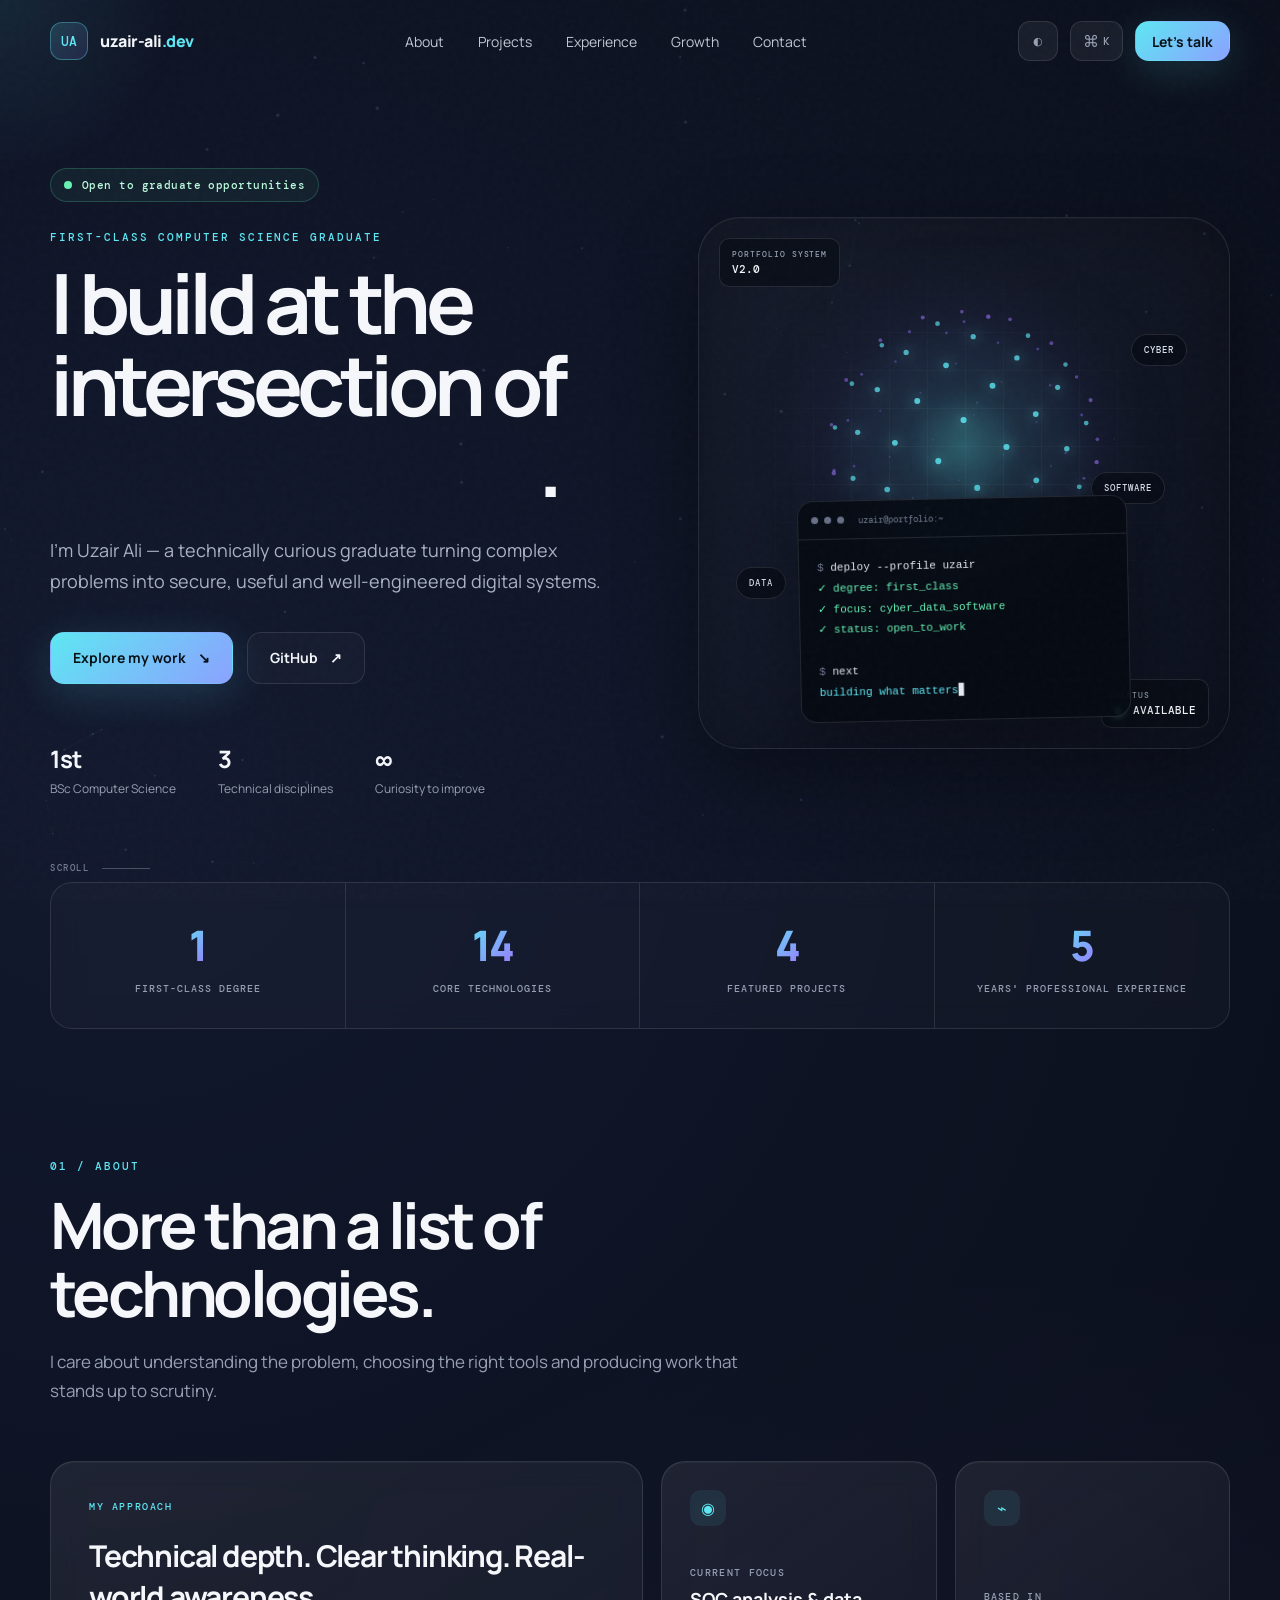
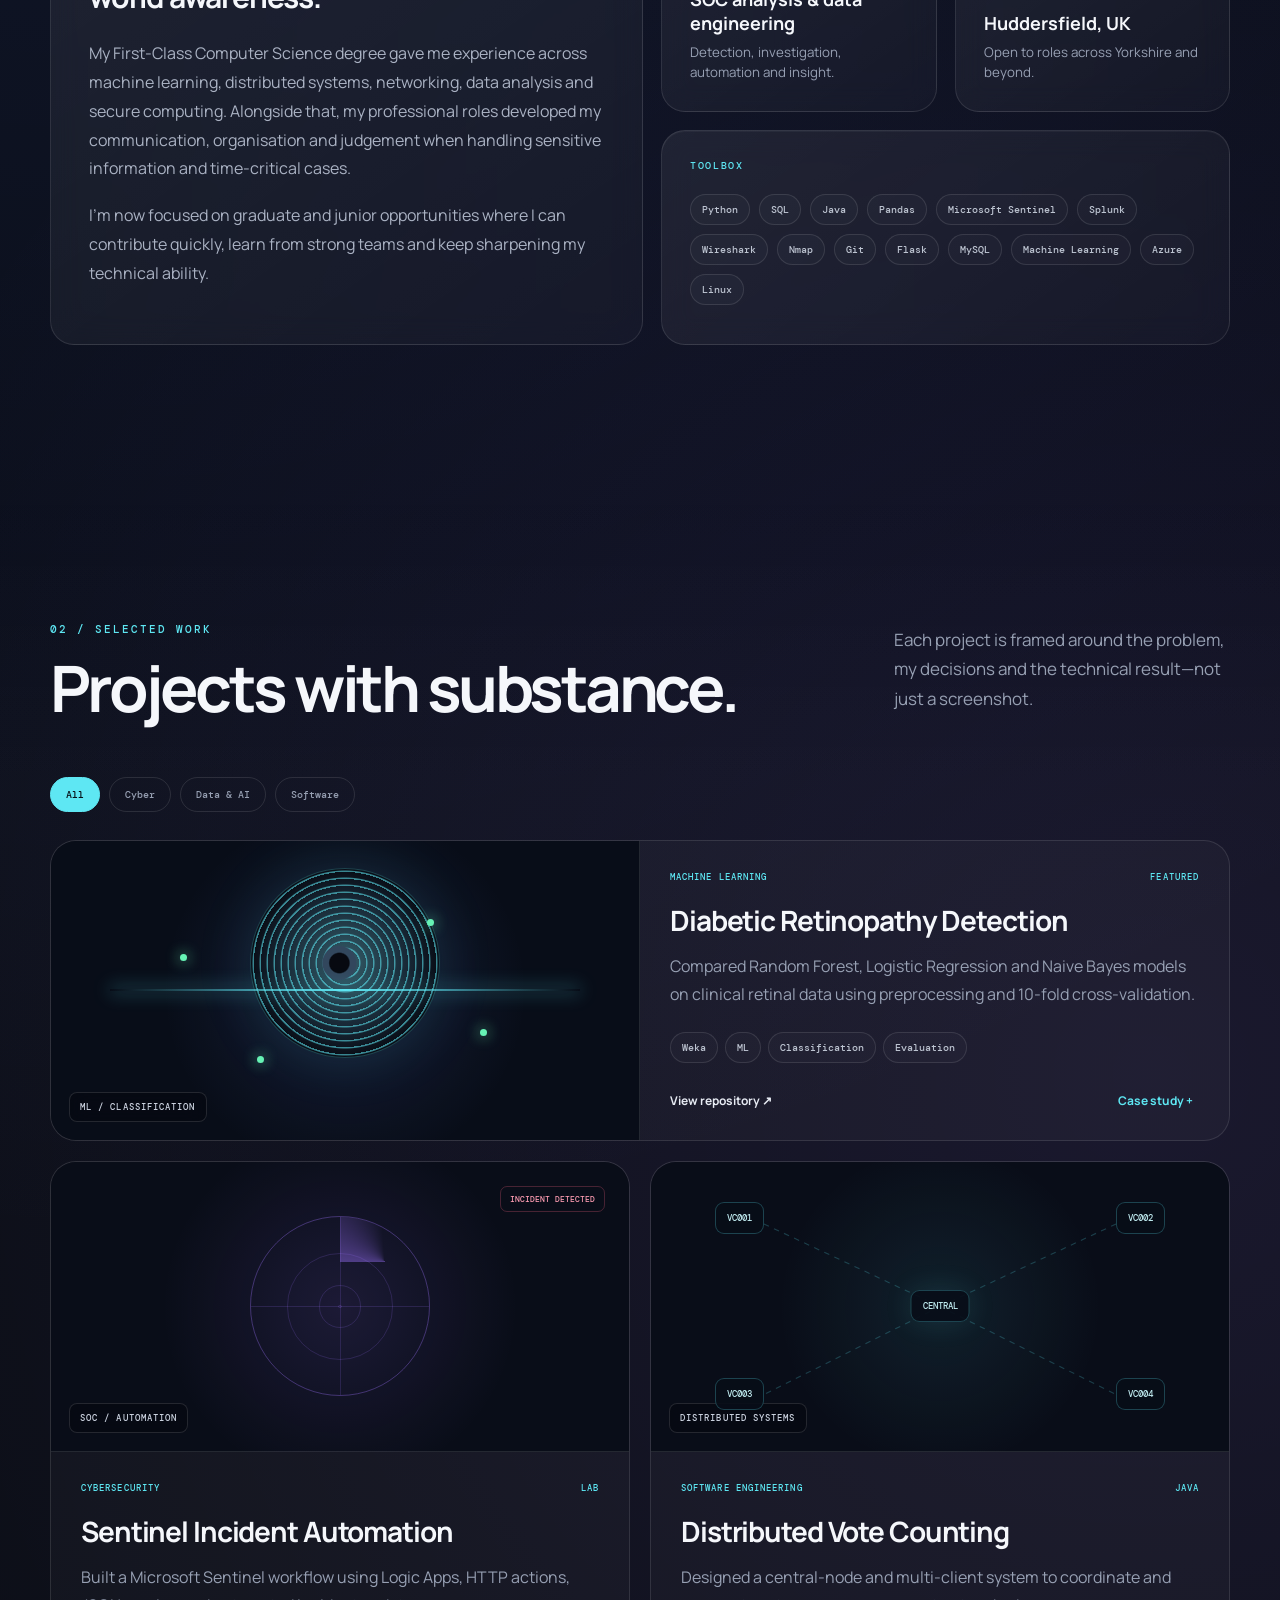
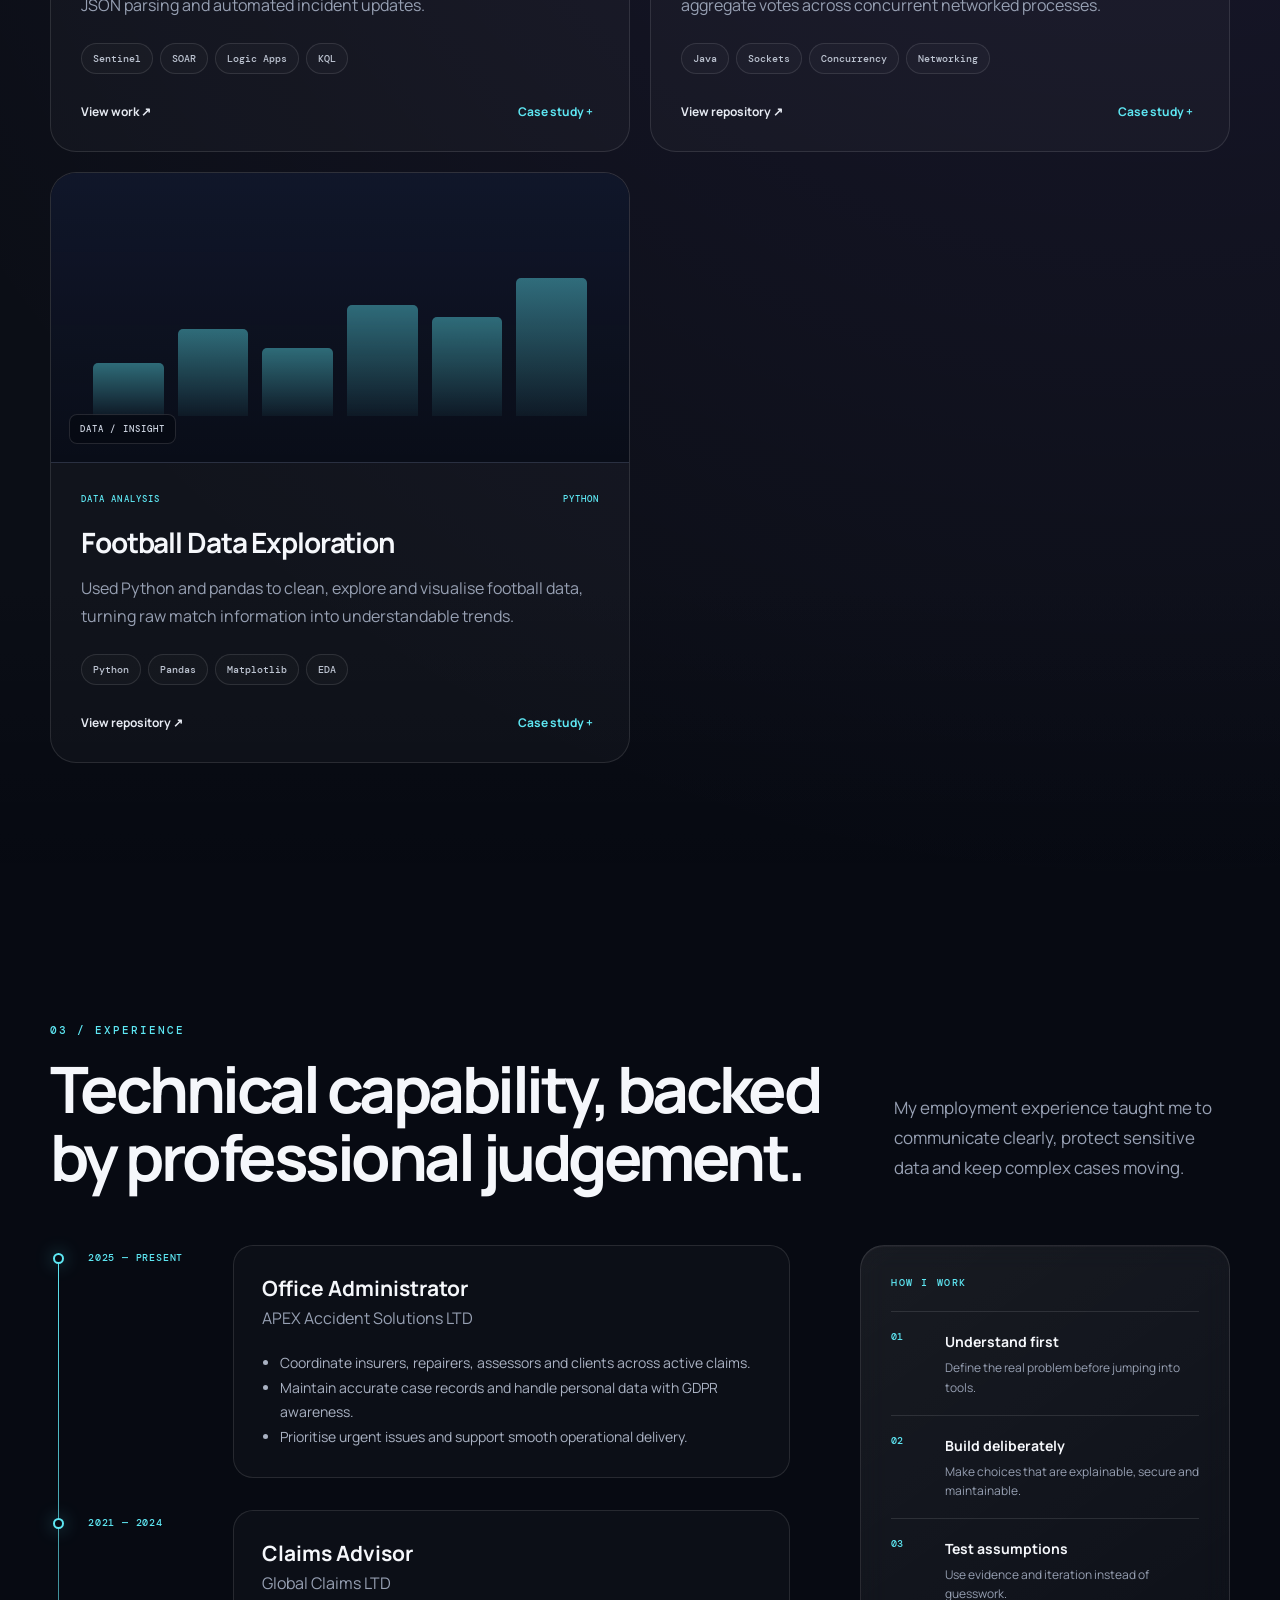
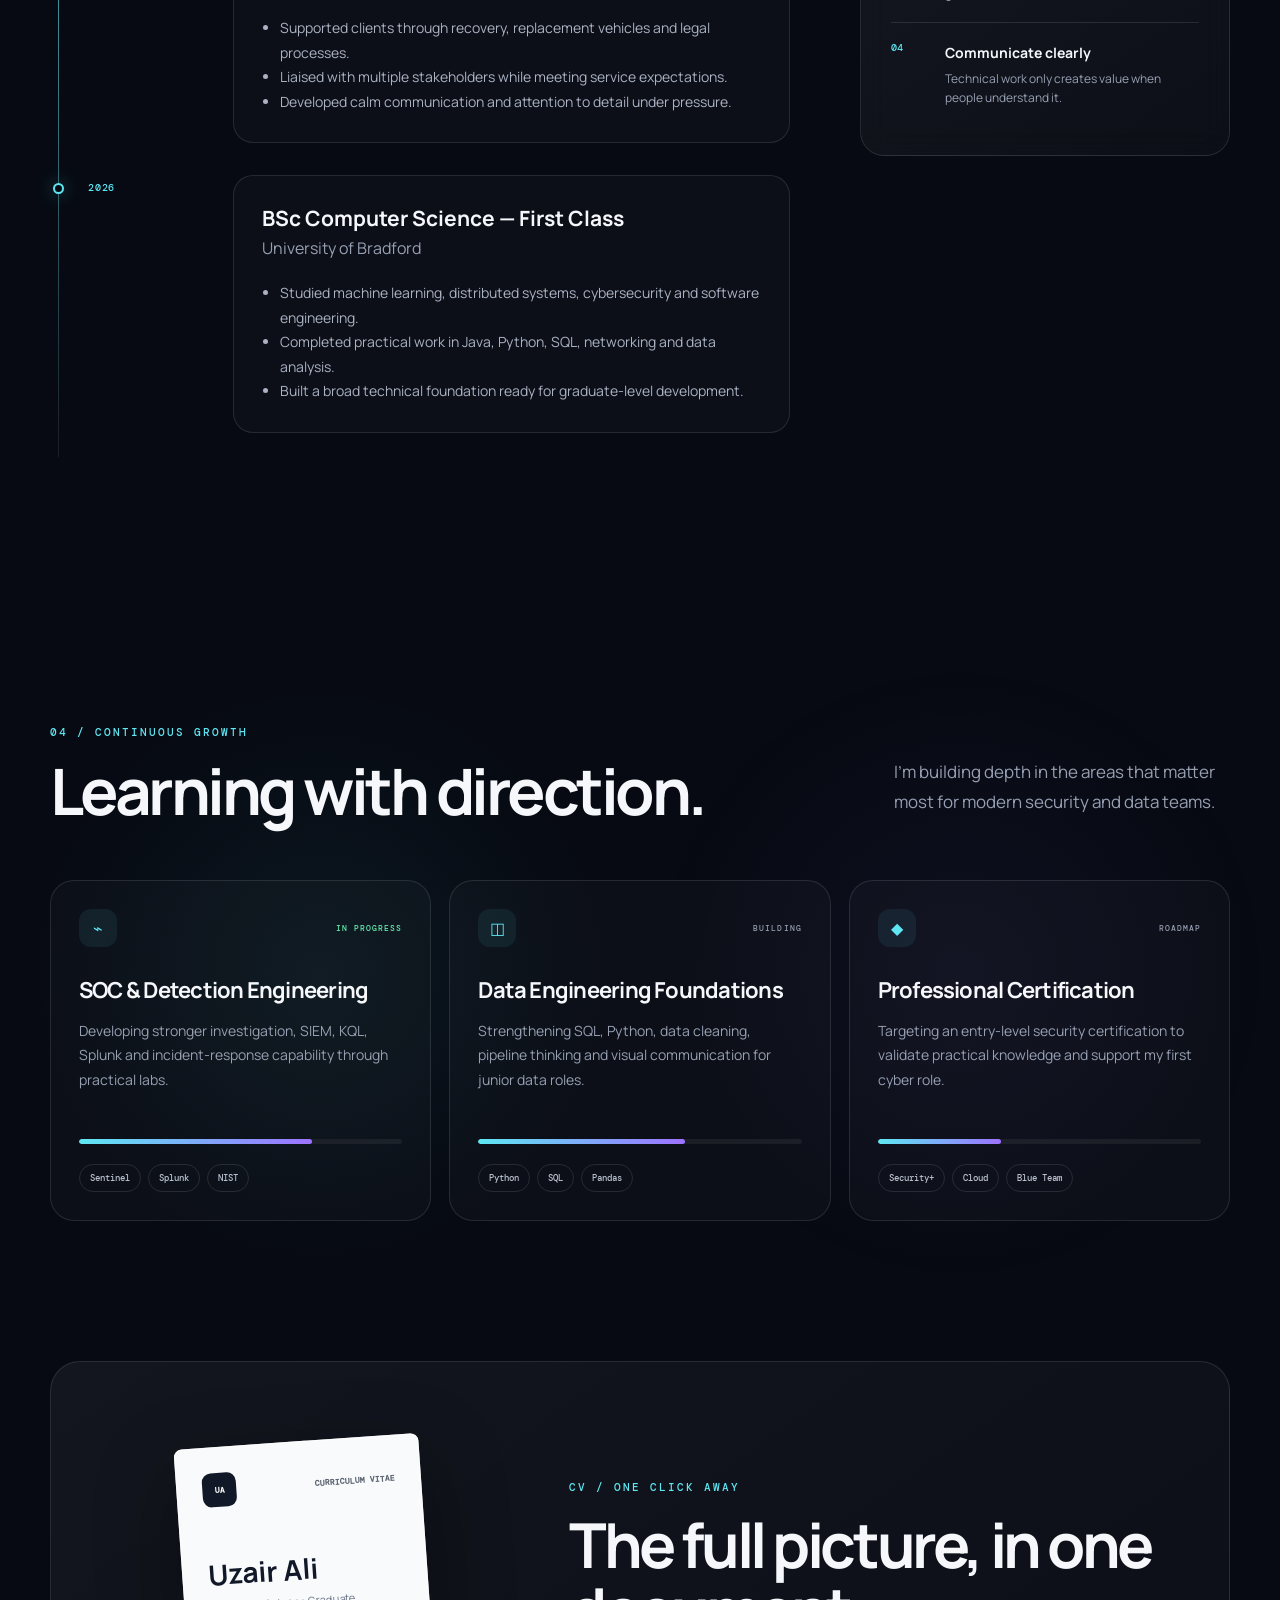
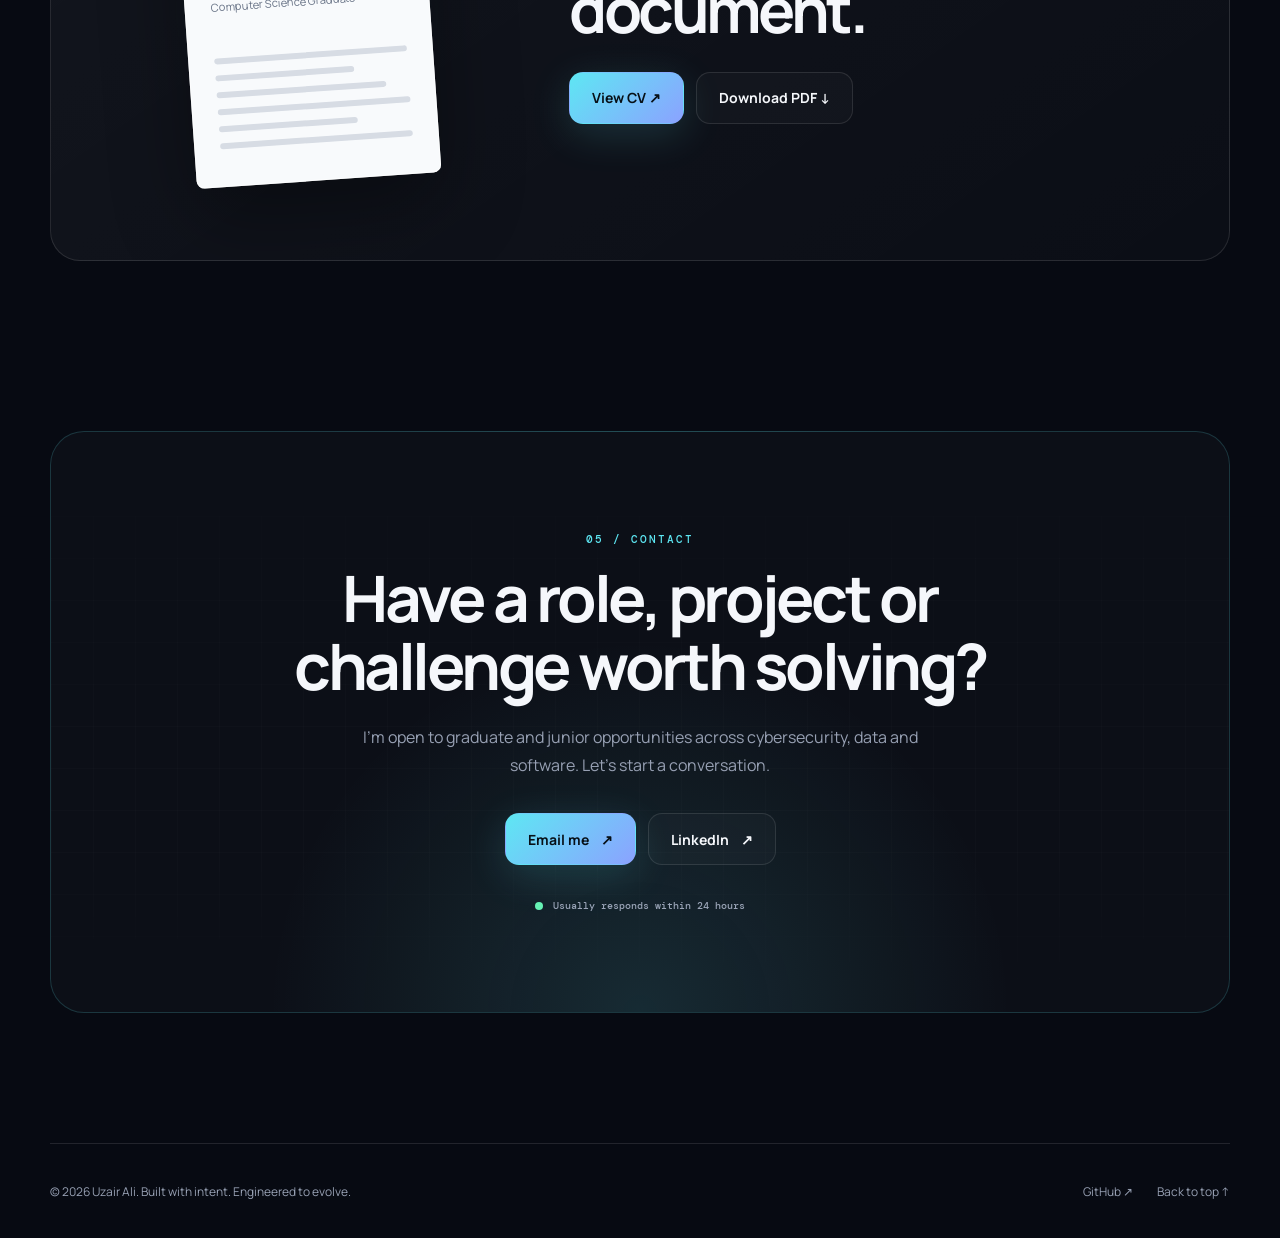
<file: index.html>
<!DOCTYPE html>
<html lang="en">
<head>
  <meta charset="UTF-8" />
  <meta name="viewport" content="width=device-width, initial-scale=1.0" />
  <meta name="description" content="Uzair Ali — First-Class Computer Science graduate specialising in cybersecurity, data and software engineering." />
  <meta name="theme-color" content="#070a12" />

  <meta property="og:title" content="Uzair Ali — Portfolio" />
  <meta property="og:description" content="Cybersecurity, data and software projects by First-Class Computer Science graduate Uzair Ali." />
  <meta property="og:type" content="website" />
  <meta property="og:url" content="https://uzair-ali.dev" />

  <title>Uzair Ali — Cybersecurity, Data & Software</title>
  <link rel="icon" href="assets/favicon.svg" type="image/svg+xml" />
  <link rel="manifest" href="site.webmanifest" />
  <link rel="stylesheet" href="styles.css" />
  <script defer src="script.js"></script>
</head>

<body>
  <canvas id="network-canvas" aria-hidden="true"></canvas>
  <div class="noise" aria-hidden="true"></div>
  <div class="cursor-glow" aria-hidden="true"></div>

  <header class="nav-wrap">
    <nav class="nav container" aria-label="Main navigation">
      <a class="brand" href="#home" aria-label="Uzair Ali home">
        <span class="brand-mark">UA</span>
        <span class="brand-text">uzair-ali<span>.dev</span></span>
      </a>

      <div class="nav-links">
        <a href="#about">About</a>
        <a href="#projects">Projects</a>
        <a href="#experience">Experience</a>
        <a href="#growth">Growth</a>
        <a href="#contact">Contact</a>
      </div>

      <div class="nav-actions">
        <button class="icon-button theme-button" id="theme-button" aria-label="Toggle theme" title="Toggle theme">
          <span id="theme-icon">◐</span>
        </button>
        <button class="icon-button" id="command-button" aria-label="Open command menu" title="Command menu">
          <span>⌘</span><span>K</span>
        </button>
        <a class="button button-small button-primary" href="#contact">Let's talk</a>
        <button class="menu-button" id="menu-button" aria-label="Open mobile menu" aria-expanded="false">
          <span></span><span></span>
        </button>
      </div>
    </nav>

    <div class="mobile-menu" id="mobile-menu">
      <a href="#about">About</a>
      <a href="#projects">Projects</a>
      <a href="#experience">Experience</a>
      <a href="#growth">Growth</a>
      <a href="#contact">Contact</a>
    </div>
  </header>

  <main>
    <section class="hero container" id="home">
      <div class="hero-copy reveal">
        <div class="availability">
          <span class="pulse"></span>
          Open to graduate opportunities
        </div>

        <p class="eyebrow">FIRST-CLASS COMPUTER SCIENCE GRADUATE</p>

        <h1>
          I build at the intersection of
          <span class="gradient-text rotating-word" data-words="cybersecurity,data,software">cybersecurity</span>.
        </h1>

        <p class="hero-description">
          I’m Uzair Ali — a technically curious graduate turning complex problems into secure,
          useful and well-engineered digital systems.
        </p>

        <div class="hero-actions">
          <a class="button button-primary magnetic" href="#projects">
            Explore my work
            <span aria-hidden="true">↘</span>
          </a>
          <a class="button button-ghost magnetic" href="https://github.com/Uzair-6" target="_blank" rel="noreferrer">
            GitHub
            <span aria-hidden="true">↗</span>
          </a>
        </div>

        <div class="hero-proof">
          <div>
            <strong>1st</strong>
            <span>BSc Computer Science</span>
          </div>
          <div>
            <strong>3</strong>
            <span>Technical disciplines</span>
          </div>
          <div>
            <strong>∞</strong>
            <span>Curiosity to improve</span>
          </div>
        </div>
      </div>

      <div class="hero-visual reveal" data-delay="120">
        <div class="hero-stage" id="hero-stage">
          <canvas id="hero-3d" aria-label="Interactive animated technology sphere"></canvas>

          <div class="hero-hud hud-top">
            <span>PORTFOLIO SYSTEM</span>
            <strong>V2.0</strong>
          </div>

          <div class="hero-hud hud-bottom">
            <span>STATUS</span>
            <strong><i></i> AVAILABLE</strong>
          </div>

          <div class="floating-chip chip-one">CYBER</div>
          <div class="floating-chip chip-two">DATA</div>
          <div class="floating-chip chip-three">SOFTWARE</div>

          <div class="terminal-card terminal-v2">
            <div class="terminal-top">
              <span></span><span></span><span></span>
              <p>uzair@portfolio:~</p>
            </div>
            <pre><code><span class="terminal-muted">$</span> deploy --profile uzair
<span class="terminal-green">✓ degree: first_class</span>
<span class="terminal-green">✓ focus: cyber_data_software</span>
<span class="terminal-green">✓ status: open_to_work</span>

<span class="terminal-muted">$</span> next
<span class="terminal-cyan">building what matters</span><span class="caret">▋</span></code></pre>
          </div>
        </div>
      </div>

      <a class="scroll-indicator" href="#about" aria-label="Scroll to about">
        <span>Scroll</span>
        <i></i>
      </a>
    </section>

    <section class="stats-strip container reveal" aria-label="Portfolio statistics">
      <div class="stat-block">
        <span class="stat-number" data-count="1">0</span>
        <p>First-Class Degree</p>
      </div>
      <div class="stat-block">
        <span class="stat-number" data-count="14">0</span>
        <p>Core Technologies</p>
      </div>
      <div class="stat-block">
        <span class="stat-number" data-count="4">0</span>
        <p>Featured Projects</p>
      </div>
      <div class="stat-block">
        <span class="stat-number" data-count="5">0</span>
        <p>Years' Professional Experience</p>
      </div>
    </section>

    <section class="section container" id="about">
      <div class="section-heading reveal">
        <p class="eyebrow">01 / ABOUT</p>
        <h2>More than a list of technologies.</h2>
        <p>I care about understanding the problem, choosing the right tools and producing work that stands up to scrutiny.</p>
      </div>

      <div class="about-grid">
        <article class="glass-card about-main reveal">
          <div class="card-kicker">MY APPROACH</div>
          <h3>Technical depth. Clear thinking. Real-world awareness.</h3>
          <p>
            My First-Class Computer Science degree gave me experience across machine learning,
            distributed systems, networking, data analysis and secure computing. Alongside that,
            my professional roles developed my communication, organisation and judgement when
            handling sensitive information and time-critical cases.
          </p>
          <p>
            I’m now focused on graduate and junior opportunities where I can contribute quickly,
            learn from strong teams and keep sharpening my technical ability.
          </p>
        </article>

        <article class="glass-card metric-card reveal" data-delay="80">
          <span class="metric-icon">◉</span>
          <p>Current focus</p>
          <strong>SOC analysis & data engineering</strong>
          <small>Detection, investigation, automation and insight.</small>
        </article>

        <article class="glass-card metric-card reveal" data-delay="140">
          <span class="metric-icon">⌁</span>
          <p>Based in</p>
          <strong>Huddersfield, UK</strong>
          <small>Open to roles across Yorkshire and beyond.</small>
        </article>

        <article class="glass-card toolbox reveal" data-delay="180">
          <div class="card-kicker">TOOLBOX</div>
          <div class="tech-cloud">
            <span>Python</span><span>SQL</span><span>Java</span><span>Pandas</span>
            <span>Microsoft Sentinel</span><span>Splunk</span><span>Wireshark</span>
            <span>Nmap</span><span>Git</span><span>Flask</span><span>MySQL</span>
            <span>Machine Learning</span><span>Azure</span><span>Linux</span>
          </div>
        </article>
      </div>
    </section>

    <section class="section projects-section" id="projects">
      <div class="container">
        <div class="section-heading split-heading reveal">
          <div>
            <p class="eyebrow">02 / SELECTED WORK</p>
            <h2>Projects with substance.</h2>
          </div>
          <p>Each project is framed around the problem, my decisions and the technical result—not just a screenshot.</p>
        </div>

        <div class="project-filters reveal" role="group" aria-label="Filter projects">
          <button class="filter-button active" data-filter="all">All</button>
          <button class="filter-button" data-filter="cyber">Cyber</button>
          <button class="filter-button" data-filter="data">Data & AI</button>
          <button class="filter-button" data-filter="software">Software</button>
        </div>

        <div class="projects-grid">
          <article class="project-card featured reveal" data-category="data">
            <div class="project-visual retina-visual">
              <div class="scan-line"></div>
              <div class="retina"></div>
              <div class="data-points">
                <span style="--x:22%;--y:38%"></span>
                <span style="--x:64%;--y:26%"></span>
                <span style="--x:73%;--y:63%"></span>
                <span style="--x:35%;--y:72%"></span>
              </div>
              <div class="visual-label">ML / CLASSIFICATION</div>
            </div>
            <div class="project-content">
              <div class="project-meta">
                <span>Machine Learning</span>
                <span>Featured</span>
              </div>
              <h3>Diabetic Retinopathy Detection</h3>
              <p>
                Compared Random Forest, Logistic Regression and Naive Bayes models on clinical
                retinal data using preprocessing and 10-fold cross-validation.
              </p>
              <div class="project-tags"><span>Weka</span><span>ML</span><span>Classification</span><span>Evaluation</span></div>
              <div class="project-links">
                <a href="https://github.com/Uzair-6" target="_blank" rel="noreferrer">View repository ↗</a>
                <button class="details-button" data-project="retinopathy">Case study +</button>
              </div>
            </div>
          </article>

          <article class="project-card reveal" data-category="cyber" data-delay="80">
            <div class="project-visual sentinel-visual">
              <div class="radar">
                <i></i><i></i><i></i>
                <b></b>
              </div>
              <div class="alert-chip">INCIDENT DETECTED</div>
              <div class="visual-label">SOC / AUTOMATION</div>
            </div>
            <div class="project-content">
              <div class="project-meta"><span>Cybersecurity</span><span>Lab</span></div>
              <h3>Sentinel Incident Automation</h3>
              <p>
                Built a Microsoft Sentinel workflow using Logic Apps, HTTP actions, JSON parsing
                and automated incident updates.
              </p>
              <div class="project-tags"><span>Sentinel</span><span>SOAR</span><span>Logic Apps</span><span>KQL</span></div>
              <div class="project-links">
                <a href="https://github.com/Uzair-6" target="_blank" rel="noreferrer">View work ↗</a>
                <button class="details-button" data-project="sentinel">Case study +</button>
              </div>
            </div>
          </article>

          <article class="project-card reveal" data-category="software" data-delay="120">
            <div class="project-visual distributed-visual">
              <div class="server central">CENTRAL</div>
              <div class="server client c1">VC001</div>
              <div class="server client c2">VC002</div>
              <div class="server client c3">VC003</div>
              <div class="server client c4">VC004</div>
              <svg viewBox="0 0 500 260" aria-hidden="true">
                <path d="M250 130 L90 55 M250 130 L410 55 M250 130 L90 210 M250 130 L410 210"/>
              </svg>
              <div class="visual-label">DISTRIBUTED SYSTEMS</div>
            </div>
            <div class="project-content">
              <div class="project-meta"><span>Software Engineering</span><span>Java</span></div>
              <h3>Distributed Vote Counting</h3>
              <p>
                Designed a central-node and multi-client system to coordinate and aggregate votes
                across concurrent networked processes.
              </p>
              <div class="project-tags"><span>Java</span><span>Sockets</span><span>Concurrency</span><span>Networking</span></div>
              <div class="project-links">
                <a href="https://github.com/Uzair-6" target="_blank" rel="noreferrer">View repository ↗</a>
                <button class="details-button" data-project="voting">Case study +</button>
              </div>
            </div>
          </article>

          <article class="project-card reveal" data-category="data" data-delay="160">
            <div class="project-visual dashboard-visual">
              <div class="bars"><i></i><i></i><i></i><i></i><i></i><i></i></div>
              <div class="trend-line">
                <svg viewBox="0 0 500 180" aria-hidden="true">
                  <path d="M10 155 C70 140, 80 100, 140 116 S230 58, 290 75 S390 20, 490 32"/>
                </svg>
              </div>
              <div class="visual-label">DATA / INSIGHT</div>
            </div>
            <div class="project-content">
              <div class="project-meta"><span>Data Analysis</span><span>Python</span></div>
              <h3>Football Data Exploration</h3>
              <p>
                Used Python and pandas to clean, explore and visualise football data, turning raw
                match information into understandable trends.
              </p>
              <div class="project-tags"><span>Python</span><span>Pandas</span><span>Matplotlib</span><span>EDA</span></div>
              <div class="project-links">
                <a href="https://github.com/Uzair-6" target="_blank" rel="noreferrer">View repository ↗</a>
                <button class="details-button" data-project="football">Case study +</button>
              </div>
            </div>
          </article>
        </div>
      </div>
    </section>

    <section class="section container" id="experience">
      <div class="section-heading split-heading reveal">
        <div>
          <p class="eyebrow">03 / EXPERIENCE</p>
          <h2>Technical capability, backed by professional judgement.</h2>
        </div>
        <p>My employment experience taught me to communicate clearly, protect sensitive data and keep complex cases moving.</p>
      </div>

      <div class="experience-layout">
        <div class="timeline">
          <article class="timeline-item reveal">
            <span class="timeline-dot"></span>
            <div class="timeline-date">2025 — PRESENT</div>
            <div class="timeline-card">
              <div>
                <h3>Office Administrator</h3>
                <p>APEX Accident Solutions LTD</p>
              </div>
              <ul>
                <li>Coordinate insurers, repairers, assessors and clients across active claims.</li>
                <li>Maintain accurate case records and handle personal data with GDPR awareness.</li>
                <li>Prioritise urgent issues and support smooth operational delivery.</li>
              </ul>
            </div>
          </article>

          <article class="timeline-item reveal" data-delay="80">
            <span class="timeline-dot"></span>
            <div class="timeline-date">2021 — 2024</div>
            <div class="timeline-card">
              <div>
                <h3>Claims Advisor</h3>
                <p>Global Claims LTD</p>
              </div>
              <ul>
                <li>Supported clients through recovery, replacement vehicles and legal processes.</li>
                <li>Liaised with multiple stakeholders while meeting service expectations.</li>
                <li>Developed calm communication and attention to detail under pressure.</li>
              </ul>
            </div>
          </article>

          <article class="timeline-item reveal" data-delay="140">
            <span class="timeline-dot"></span>
            <div class="timeline-date">2026</div>
            <div class="timeline-card">
              <div>
                <h3>BSc Computer Science — First Class</h3>
                <p>University of Bradford</p>
              </div>
              <ul>
                <li>Studied machine learning, distributed systems, cybersecurity and software engineering.</li>
                <li>Completed practical work in Java, Python, SQL, networking and data analysis.</li>
                <li>Built a broad technical foundation ready for graduate-level development.</li>
              </ul>
            </div>
          </article>
        </div>

        <aside class="principles glass-card reveal" data-delay="160">
          <div class="card-kicker">HOW I WORK</div>
          <ol>
            <li><span>01</span><div><strong>Understand first</strong><p>Define the real problem before jumping into tools.</p></div></li>
            <li><span>02</span><div><strong>Build deliberately</strong><p>Make choices that are explainable, secure and maintainable.</p></div></li>
            <li><span>03</span><div><strong>Test assumptions</strong><p>Use evidence and iteration instead of guesswork.</p></div></li>
            <li><span>04</span><div><strong>Communicate clearly</strong><p>Technical work only creates value when people understand it.</p></div></li>
          </ol>
        </aside>
      </div>
    </section>

    <section class="section growth-section" id="growth">
      <div class="container">
        <div class="section-heading split-heading reveal">
          <div>
            <p class="eyebrow">04 / CONTINUOUS GROWTH</p>
            <h2>Learning with direction.</h2>
          </div>
          <p>I’m building depth in the areas that matter most for modern security and data teams.</p>
        </div>

        <div class="growth-grid">
          <article class="growth-card reveal">
            <div class="growth-card-top">
              <span class="growth-icon">⌁</span>
              <span class="growth-status active">IN PROGRESS</span>
            </div>
            <h3>SOC & Detection Engineering</h3>
            <p>Developing stronger investigation, SIEM, KQL, Splunk and incident-response capability through practical labs.</p>
            <div class="progress-track"><i style="--progress:72%"></i></div>
            <div class="growth-tags"><span>Sentinel</span><span>Splunk</span><span>NIST</span></div>
          </article>

          <article class="growth-card reveal" data-delay="80">
            <div class="growth-card-top">
              <span class="growth-icon">◫</span>
              <span class="growth-status">BUILDING</span>
            </div>
            <h3>Data Engineering Foundations</h3>
            <p>Strengthening SQL, Python, data cleaning, pipeline thinking and visual communication for junior data roles.</p>
            <div class="progress-track"><i style="--progress:64%"></i></div>
            <div class="growth-tags"><span>Python</span><span>SQL</span><span>Pandas</span></div>
          </article>

          <article class="growth-card reveal" data-delay="140">
            <div class="growth-card-top">
              <span class="growth-icon">◆</span>
              <span class="growth-status">ROADMAP</span>
            </div>
            <h3>Professional Certification</h3>
            <p>Targeting an entry-level security certification to validate practical knowledge and support my first cyber role.</p>
            <div class="progress-track"><i style="--progress:38%"></i></div>
            <div class="growth-tags"><span>Security+</span><span>Cloud</span><span>Blue Team</span></div>
          </article>
        </div>
      </div>
    </section>

    <section class="section cv-section">
      <div class="container">
        <div class="cv-panel reveal">
          <div class="cv-preview">
            <div class="cv-sheet">
              <div class="cv-sheet-head"><b>UA</b><span>CURRICULUM VITAE</span></div>
              <h3>Uzair Ali</h3>
              <p>Computer Science Graduate</p>
              <div class="cv-lines">
                <i></i><i></i><i></i><i></i><i></i><i></i>
              </div>
            </div>
          </div>
          <div class="cv-copy">
            <p class="eyebrow">CV / ONE CLICK AWAY</p>
            <h2>The full picture, in one document.</h2>
          
            <div class="cv-actions">
              <a class="button button-primary" href="assets/Uzair-Ali-CV.pdf" target="_blank">View CV ↗</a>
              <a class="button button-ghost" href="assets/Uzair-Ali-CV.pdf" download>Download PDF ↓</a>
            </div>
            
          </div>
        </div>
      </div>
    </section>

    <section class="section contact-section" id="contact">
      <div class="container">
        <div class="contact-panel reveal">
          <div class="contact-grid-bg" aria-hidden="true"></div>
          <p class="eyebrow">05 / CONTACT</p>
          <h2>Have a role, project or challenge worth solving?</h2>
          <p>
            I’m open to graduate and junior opportunities across cybersecurity, data and software.
            Let’s start a conversation.
          </p>
          <div class="contact-actions">
            <a class="button button-primary magnetic" href="mailto:uzair-ali@hotmail.co.uk">
              Email me <span>↗</span>
            </a>
            <a class="button button-ghost magnetic" href="www.linkedin.com/in/uzair--ali" target="_blank" rel="noreferrer">
              LinkedIn <span>↗</span>
            </a>
          </div>

          <div class="contact-status">
            <span class="pulse"></span>
            Usually responds within 24 hours
          </div>
        </div>
      </div>
    </section>
  </main>

  <footer class="footer container">
    <p>© <span id="year"></span> Uzair Ali. Built with intent. Engineered to evolve.</p>
    <div>
      <a href="https://github.com/Uzair-6" target="_blank" rel="noreferrer">GitHub ↗</a>
      <a href="#home">Back to top ↑</a>
    </div>
  </footer>

  <div class="modal-backdrop" id="project-modal" aria-hidden="true">
    <div class="modal" role="dialog" aria-modal="true" aria-labelledby="modal-title">
      <button class="modal-close" id="modal-close" aria-label="Close project details">×</button>
      <p class="eyebrow" id="modal-eyebrow">CASE STUDY</p>
      <h2 id="modal-title"></h2>
      <div id="modal-body"></div>
    </div>
  </div>

  <div class="command-backdrop" id="command-menu" aria-hidden="true">
    <div class="command-box" role="dialog" aria-modal="true" aria-label="Quick navigation">
      <div class="command-input-row">
        <span>⌕</span>
        <input id="command-input" type="text" placeholder="Type a command or search…" autocomplete="off" />
        <kbd>ESC</kbd>
      </div>
      <div class="command-results" id="command-results">
        <button data-target="#home"><span>⌂</span><strong>Home</strong><small>Go to hero</small></button>
        <button data-target="#about"><span>◎</span><strong>About</strong><small>Who I am</small></button>
        <button data-target="#projects"><span>◇</span><strong>Projects</strong><small>See selected work</small></button>
        <button data-target="#experience"><span>↯</span><strong>Experience</strong><small>View my journey</small></button>
        <button data-target="#growth"><span>△</span><strong>Growth</strong><small>See my roadmap</small></button>
        <button data-target="#contact"><span>✉</span><strong>Contact</strong><small>Start a conversation</small></button>
        <a href="https://github.com/Uzair-6" target="_blank" rel="noreferrer"><span>⌘</span><strong>GitHub</strong><small>Open profile ↗</small></a>
      </div>
      <div class="command-footer"><span>↑↓ Navigate</span><span>↵ Select</span></div>
    </div>
  </div>
</body>
</html>
</file>
<file: styles.css>
@import url('https://fonts.googleapis.com/css2?family=DM+Mono:wght@400;500&family=Manrope:wght@400;500;600;700;800&display=swap');

:root {
  --bg: #070a12;
  --bg-soft: #0b101c;
  --surface: rgba(255,255,255,.055);
  --surface-strong: rgba(255,255,255,.09);
  --border: rgba(255,255,255,.11);
  --text: #f5f7fb;
  --muted: #97a0b3;
  --cyan: #5ee7f3;
  --blue: #6686ff;
  --violet: #9d72ff;
  --green: #66f2b4;
  --shadow: 0 24px 80px rgba(0,0,0,.38);
  --radius: 24px;
  --container: 1180px;
}

* { box-sizing: border-box; }
html { scroll-behavior: smooth; scroll-padding-top: 100px; }
body {
  margin: 0;
  color: var(--text);
  background:
    radial-gradient(circle at 10% 10%, rgba(102,134,255,.12), transparent 30%),
    radial-gradient(circle at 90% 35%, rgba(157,114,255,.10), transparent 28%),
    var(--bg);
  font-family: "Manrope", sans-serif;
  overflow-x: hidden;
}

body.modal-open { overflow: hidden; }
a { color: inherit; text-decoration: none; }
button, input { font: inherit; }
button { color: inherit; }
::selection { background: rgba(94,231,243,.3); color: #fff; }

#network-canvas {
  position: fixed;
  inset: 0;
  width: 100%;
  height: 100%;
  pointer-events: none;
  z-index: -3;
  opacity: .45;
}

.noise {
  position: fixed;
  inset: 0;
  pointer-events: none;
  z-index: 20;
  opacity: .025;
  background-image: url("data:image/svg+xml,%3Csvg viewBox='0 0 180 180' xmlns='http://www.w3.org/2000/svg'%3E%3Cfilter id='n'%3E%3CfeTurbulence type='fractalNoise' baseFrequency='.9' numOctaves='4' stitchTiles='stitch'/%3E%3C/filter%3E%3Crect width='100%25' height='100%25' filter='url(%23n)' opacity='.9'/%3E%3C/svg%3E");
}

.cursor-glow {
  position: fixed;
  width: 380px;
  height: 380px;
  border-radius: 50%;
  background: radial-gradient(circle, rgba(94,231,243,.09), transparent 68%);
  transform: translate(-50%, -50%);
  pointer-events: none;
  z-index: -2;
}

.container { width: min(calc(100% - 40px), var(--container)); margin-inline: auto; }
.section { padding: 130px 0; }

.nav-wrap {
  position: fixed;
  top: 0;
  left: 0;
  width: 100%;
  z-index: 15;
  transition: .35s ease;
}
.nav-wrap.scrolled {
  background: rgba(7,10,18,.72);
  border-bottom: 1px solid var(--border);
  backdrop-filter: blur(20px);
}
.nav {
  height: 82px;
  display: flex;
  align-items: center;
  justify-content: space-between;
}
.brand { display: flex; align-items: center; gap: 12px; font-weight: 800; letter-spacing: -.03em; }
.brand-mark {
  display: grid;
  place-items: center;
  width: 38px;
  height: 38px;
  border: 1px solid rgba(94,231,243,.35);
  background: linear-gradient(135deg, rgba(94,231,243,.16), rgba(157,114,255,.12));
  border-radius: 12px;
  color: var(--cyan);
  font: 500 13px "DM Mono", monospace;
}
.brand-text span { color: var(--cyan); }
.nav-links { display: flex; align-items: center; gap: 34px; color: #c1c7d4; font-size: 14px; }
.nav-links a { position: relative; }
.nav-links a::after {
  content: "";
  position: absolute;
  left: 0;
  bottom: -8px;
  width: 100%;
  height: 1px;
  background: var(--cyan);
  transform: scaleX(0);
  transform-origin: right;
  transition: transform .3s ease;
}
.nav-links a:hover::after { transform: scaleX(1); transform-origin: left; }
.nav-actions { display: flex; align-items: center; gap: 12px; }
.icon-button {
  height: 40px;
  padding: 0 12px;
  border: 1px solid var(--border);
  border-radius: 12px;
  background: var(--surface);
  cursor: pointer;
  display: flex;
  gap: 4px;
  align-items: center;
  color: var(--muted);
  transition: .25s;
}
.icon-button span:last-child { font: 500 11px "DM Mono", monospace; }
.icon-button:hover { border-color: rgba(94,231,243,.4); color: var(--text); }
.menu-button { display: none; background: none; border: 0; width: 42px; height: 42px; cursor: pointer; }
.menu-button span { display: block; width: 22px; height: 1px; background: #fff; margin: 6px auto; transition: .3s; }
.mobile-menu { display: none; }

.button {
  display: inline-flex;
  align-items: center;
  justify-content: center;
  gap: 12px;
  min-height: 52px;
  padding: 0 22px;
  border-radius: 14px;
  border: 1px solid transparent;
  font-weight: 700;
  font-size: 14px;
  transition: transform .25s ease, border-color .25s ease, background .25s ease, box-shadow .25s ease;
}
.button:hover { transform: translateY(-3px); }
.button-small { min-height: 40px; padding: 0 16px; }
.button-primary {
  color: #071017;
  background: linear-gradient(135deg, var(--cyan), #8ba2ff);
  box-shadow: 0 10px 40px rgba(94,231,243,.16);
}
.button-primary:hover { box-shadow: 0 16px 45px rgba(94,231,243,.25); }
.button-ghost { border-color: var(--border); background: rgba(255,255,255,.025); }
.button-ghost:hover { border-color: rgba(94,231,243,.35); background: rgba(94,231,243,.05); }

.hero {
  min-height: 100vh;
  padding-top: 145px;
  padding-bottom: 80px;
  display: grid;
  grid-template-columns: 1.05fr .95fr;
  align-items: center;
  gap: 60px;
  position: relative;
}
.availability {
  display: inline-flex;
  align-items: center;
  gap: 10px;
  border: 1px solid rgba(102,242,180,.2);
  background: rgba(102,242,180,.055);
  color: #bdfbdd;
  border-radius: 999px;
  padding: 9px 13px;
  font: 500 11px "DM Mono", monospace;
  letter-spacing: .04em;
  margin-bottom: 28px;
}
.pulse {
  width: 8px;
  height: 8px;
  background: var(--green);
  border-radius: 50%;
  box-shadow: 0 0 0 0 rgba(102,242,180,.5);
  animation: pulse 2s infinite;
}
@keyframes pulse { 70% { box-shadow: 0 0 0 9px rgba(102,242,180,0); } 100% { box-shadow: 0 0 0 0 rgba(102,242,180,0); } }

.eyebrow {
  margin: 0 0 18px;
  color: var(--cyan);
  font: 500 11px "DM Mono", monospace;
  letter-spacing: .18em;
}
.hero h1 {
  font-size: clamp(54px, 6.5vw, 94px);
  line-height: .98;
  letter-spacing: -.065em;
  margin: 0;
  max-width: 820px;
}
.gradient-text {
  display: inline-block;
  background: linear-gradient(90deg, var(--cyan), var(--blue), var(--violet), var(--cyan));
  background-size: 300% 100%;
  -webkit-background-clip: text;
  background-clip: text;
  color: transparent;
  animation: gradient 8s linear infinite;
}
@keyframes gradient { to { background-position: 300% 0; } }
.rotating-word.word-out { animation: wordOut .35s forwards; }
.rotating-word.word-in { animation: wordIn .45s forwards; }
@keyframes wordOut { to { opacity: 0; transform: translateY(-12px); filter: blur(8px); } }
@keyframes wordIn { from { opacity: 0; transform: translateY(12px); filter: blur(8px); } }

.hero-description {
  max-width: 660px;
  color: #aab2c3;
  font-size: 18px;
  line-height: 1.75;
  margin: 28px 0 34px;
}
.hero-actions { display: flex; flex-wrap: wrap; gap: 14px; }
.hero-proof {
  display: flex;
  gap: 42px;
  margin-top: 58px;
}
.hero-proof div { display: grid; gap: 5px; }
.hero-proof strong { font-size: 24px; letter-spacing: -.04em; }
.hero-proof span { color: var(--muted); font-size: 12px; }

.hero-visual { min-height: 600px; display: grid; place-items: center; }
.orbital-card {
  width: min(100%, 560px);
  aspect-ratio: 1;
  position: relative;
  display: grid;
  place-items: center;
  filter: drop-shadow(0 30px 80px rgba(0,0,0,.45));
}
.orbital-card::before {
  content: "";
  position: absolute;
  inset: 9%;
  border-radius: 50%;
  background: radial-gradient(circle, rgba(94,231,243,.12), rgba(102,134,255,.05) 40%, transparent 70%);
  filter: blur(5px);
}
.orbit {
  position: absolute;
  border: 1px solid rgba(255,255,255,.11);
  border-radius: 50%;
}
.orbit::after {
  content: "";
  position: absolute;
  width: 8px;
  height: 8px;
  border-radius: 50%;
  top: 50%;
  left: -4px;
  background: var(--cyan);
  box-shadow: 0 0 22px var(--cyan);
}
.orbit-one { inset: 13%; animation: spin 17s linear infinite; }
.orbit-two { inset: 24%; border-style: dashed; animation: spinReverse 13s linear infinite; }
.orbit-three { inset: 34%; animation: spin 9s linear infinite; }
@keyframes spin { to { transform: rotate(360deg); } }
@keyframes spinReverse { to { transform: rotate(-360deg); } }
.core {
  z-index: 2;
  width: 126px;
  height: 126px;
  border-radius: 50%;
  display: grid;
  place-content: center;
  text-align: center;
  background: rgba(10,16,29,.86);
  border: 1px solid rgba(94,231,243,.35);
  box-shadow: inset 0 0 35px rgba(94,231,243,.08), 0 0 70px rgba(94,231,243,.11);
}
.core-label, .core small { font: 500 9px "DM Mono", monospace; color: var(--muted); letter-spacing: .14em; }
.core strong { color: var(--green); font: 500 17px "DM Mono", monospace; margin: 7px 0; }
.tech-node {
  position: absolute;
  z-index: 3;
  min-width: 72px;
  text-align: center;
  padding: 8px 12px;
  border-radius: 999px;
  border: 1px solid var(--border);
  background: rgba(9,14,25,.82);
  backdrop-filter: blur(10px);
  font: 500 10px "DM Mono", monospace;
  color: #d7deea;
}
.node-python { top: 12%; left: 21%; }
.node-sql { top: 22%; right: 10%; }
.node-siem { bottom: 22%; left: 7%; }
.node-java { bottom: 11%; right: 22%; }

.terminal-card {
  position: absolute;
  z-index: 4;
  right: -5%;
  bottom: 1%;
  width: 310px;
  border-radius: 16px;
  overflow: hidden;
  border: 1px solid var(--border);
  background: rgba(5,9,17,.89);
  backdrop-filter: blur(18px);
  box-shadow: var(--shadow);
  transform: rotate(-2deg);
}
.terminal-top { display: flex; align-items: center; gap: 6px; height: 38px; padding: 0 13px; border-bottom: 1px solid var(--border); }
.terminal-top span { width: 7px; height: 7px; border-radius: 50%; background: #677086; }
.terminal-top p { margin: 0 0 0 8px; color: #737d92; font: 400 9px "DM Mono", monospace; }
.terminal-card pre { margin: 0; padding: 18px; font: 400 11px/1.8 "DM Mono", monospace; color: #e5eaf3; }
.terminal-muted { color: #6d768a; }
.terminal-green { color: var(--green); }
.caret { animation: blink 1s steps(1) infinite; }
@keyframes blink { 50% { opacity: 0; } }
.scroll-indicator {
  position: absolute;
  left: 0;
  bottom: 26px;
  display: flex;
  align-items: center;
  gap: 12px;
  color: #747e91;
  font: 500 9px "DM Mono", monospace;
  letter-spacing: .18em;
  text-transform: uppercase;
}
.scroll-indicator i { width: 48px; height: 1px; background: #485064; position: relative; overflow: hidden; }
.scroll-indicator i::after { content: ""; position: absolute; inset: 0; background: var(--cyan); transform: translateX(-100%); animation: scrollLine 2s infinite; }
@keyframes scrollLine { 50%,100% { transform: translateX(100%); } }

.section-heading { max-width: 720px; margin-bottom: 55px; }
.section-heading h2, .contact-panel h2 {
  font-size: clamp(38px, 5vw, 66px);
  line-height: 1.06;
  letter-spacing: -.055em;
  margin: 0;
}
.section-heading > p:last-child { color: var(--muted); font-size: 17px; line-height: 1.75; margin-top: 20px; }
.split-heading { max-width: none; display: grid; grid-template-columns: 1.4fr .6fr; gap: 60px; align-items: end; }
.split-heading > p { margin: 0 0 8px; }

.glass-card {
  border: 1px solid var(--border);
  background: linear-gradient(145deg, rgba(255,255,255,.07), rgba(255,255,255,.025));
  backdrop-filter: blur(14px);
  border-radius: var(--radius);
  box-shadow: inset 0 1px 0 rgba(255,255,255,.04);
}
.about-grid {
  display: grid;
  grid-template-columns: 1.4fr .65fr .65fr;
  gap: 18px;
}
.about-main { grid-row: span 2; padding: 38px; }
.card-kicker { color: var(--cyan); font: 500 10px "DM Mono", monospace; letter-spacing: .16em; margin-bottom: 22px; }
.about-main h3 { font-size: 30px; letter-spacing: -.04em; margin: 0 0 22px; max-width: 620px; }
.about-main p { color: #aab2c3; line-height: 1.8; margin: 0 0 18px; }
.metric-card { padding: 28px; display: flex; flex-direction: column; justify-content: flex-end; min-height: 210px; }
.metric-icon { display: grid; place-items: center; width: 36px; height: 36px; border-radius: 11px; background: rgba(94,231,243,.08); color: var(--cyan); margin-bottom: auto; }
.metric-card p { color: var(--muted); font: 500 10px "DM Mono", monospace; text-transform: uppercase; letter-spacing: .13em; margin: 30px 0 8px; }
.metric-card strong { font-size: 18px; }
.metric-card small { color: var(--muted); line-height: 1.5; margin-top: 8px; }
.toolbox { grid-column: span 2; padding: 28px; }
.tech-cloud { display: flex; flex-wrap: wrap; gap: 9px; }
.tech-cloud span, .project-tags span {
  border: 1px solid var(--border);
  background: rgba(255,255,255,.025);
  border-radius: 999px;
  padding: 8px 11px;
  color: #bdc4d1;
  font: 500 10px "DM Mono", monospace;
}

.projects-section { background: linear-gradient(180deg, transparent, rgba(255,255,255,.018) 15%, rgba(255,255,255,.018) 85%, transparent); }
.project-filters { display: flex; flex-wrap: wrap; gap: 9px; margin-bottom: 28px; }
.filter-button {
  padding: 10px 15px;
  border-radius: 999px;
  border: 1px solid var(--border);
  background: transparent;
  color: var(--muted);
  cursor: pointer;
  font: 500 10px "DM Mono", monospace;
  transition: .25s;
}
.filter-button:hover, .filter-button.active { color: #071017; background: var(--cyan); border-color: var(--cyan); }
.projects-grid { display: grid; grid-template-columns: repeat(2, minmax(0, 1fr)); gap: 20px; }
.project-card {
  border: 1px solid var(--border);
  background: rgba(255,255,255,.028);
  border-radius: 26px;
  overflow: hidden;
  transition: transform .4s ease, border-color .4s ease, opacity .35s ease;
}
.project-card:hover { transform: translateY(-8px); border-color: rgba(94,231,243,.3); }
.project-card.hidden { display: none; }
.project-card.featured { grid-column: span 2; display: grid; grid-template-columns: 1fr 1fr; }
.project-visual {
  min-height: 290px;
  position: relative;
  overflow: hidden;
  background: #090e19;
  border-bottom: 1px solid var(--border);
}
.featured .project-visual { min-height: 100%; border-bottom: 0; border-right: 1px solid var(--border); }
.visual-label {
  position: absolute;
  left: 18px;
  bottom: 18px;
  border: 1px solid rgba(255,255,255,.12);
  background: rgba(5,9,17,.62);
  backdrop-filter: blur(10px);
  border-radius: 8px;
  padding: 8px 10px;
  color: #cbd2df;
  font: 500 9px "DM Mono", monospace;
  letter-spacing: .12em;
}
.project-content { padding: 30px; }
.project-meta { display: flex; justify-content: space-between; color: var(--cyan); font: 500 9px "DM Mono", monospace; letter-spacing: .12em; text-transform: uppercase; }
.project-content h3 { font-size: 28px; letter-spacing: -.04em; margin: 18px 0 13px; }
.project-content p { color: var(--muted); line-height: 1.75; margin: 0; }
.project-tags { display: flex; flex-wrap: wrap; gap: 7px; margin: 24px 0 28px; }
.project-links { display: flex; justify-content: space-between; align-items: center; gap: 12px; }
.project-links a, .details-button { color: #e7ebf3; font-size: 12px; font-weight: 700; }
.details-button { border: 0; background: none; cursor: pointer; color: var(--cyan); }

.retina-visual { display: grid; place-items: center; background: radial-gradient(circle at center, rgba(102,134,255,.14), transparent 55%), #080d18; }
.retina {
  width: 190px; height: 190px; border-radius: 50%;
  background:
    radial-gradient(circle at 47% 50%, #070910 0 7%, #32475d 8% 12%, transparent 13%),
    repeating-radial-gradient(ellipse at 50% 50%, rgba(94,231,243,.55) 0 1px, transparent 2px 7px),
    radial-gradient(circle, #335c68, #172735 48%, #090d16 70%);
  border: 1px solid rgba(94,231,243,.25);
  box-shadow: 0 0 60px rgba(94,231,243,.12);
}
.scan-line { position: absolute; z-index: 2; width: 80%; height: 2px; background: linear-gradient(90deg, transparent, var(--cyan), transparent); box-shadow: 0 0 18px var(--cyan); animation: scan 4s ease-in-out infinite; }
@keyframes scan { 0%,100% { transform: translateY(-105px); opacity: .3; } 50% { transform: translateY(105px); opacity: 1; } }
.data-points span { position: absolute; left: var(--x); top: var(--y); width: 7px; height: 7px; border-radius: 50%; background: var(--green); box-shadow: 0 0 14px var(--green); }

.sentinel-visual { display: grid; place-items: center; background: radial-gradient(circle, rgba(157,114,255,.13), transparent 55%), #090d18; }
.radar { width: 180px; height: 180px; border-radius: 50%; border: 1px solid rgba(157,114,255,.35); position: relative; overflow: hidden; }
.radar i { position: absolute; border: 1px solid rgba(157,114,255,.18); border-radius: 50%; inset: 20%; }
.radar i:nth-child(2) { inset: 38%; }
.radar i:nth-child(3) { inset: 49%; }
.radar::before, .radar::after { content: ""; position: absolute; background: rgba(157,114,255,.17); }
.radar::before { width: 1px; height: 100%; left: 50%; }
.radar::after { height: 1px; width: 100%; top: 50%; }
.radar b { position: absolute; width: 50%; height: 50%; top: 0; left: 50%; transform-origin: bottom left; background: conic-gradient(from 270deg, rgba(157,114,255,.42), transparent 24%); animation: spin 3s linear infinite; }
.alert-chip { position: absolute; top: 24px; right: 24px; border: 1px solid rgba(255,102,132,.25); color: #ff9db3; padding: 7px 9px; border-radius: 7px; font: 500 8px "DM Mono", monospace; }

.distributed-visual { background: radial-gradient(circle at center, rgba(94,231,243,.09), transparent 50%), #090d18; }
.distributed-visual svg { position: absolute; inset: 0; width: 100%; height: 100%; }
.distributed-visual path { stroke: rgba(94,231,243,.22); stroke-width: 1; fill: none; stroke-dasharray: 5 5; animation: dash 12s linear infinite; }
@keyframes dash { to { stroke-dashoffset: -100; } }
.server { position: absolute; z-index: 2; border: 1px solid rgba(94,231,243,.25); background: rgba(8,14,24,.92); color: #bfebef; border-radius: 9px; padding: 9px 11px; font: 500 9px "DM Mono", monospace; }
.central { left: 50%; top: 50%; transform: translate(-50%,-50%); box-shadow: 0 0 30px rgba(94,231,243,.1); }
.c1 { left: 11%; top: 14%; }.c2 { right: 11%; top: 14%; }.c3 { left: 11%; bottom: 14%; }.c4 { right: 11%; bottom: 14%; }

.dashboard-visual { background: linear-gradient(180deg, rgba(102,134,255,.08), transparent), #090d18; display: flex; align-items: flex-end; padding: 46px 42px; }
.bars { height: 150px; display: flex; align-items: flex-end; gap: 14px; width: 100%; opacity: .65; }
.bars i { flex: 1; height: var(--h); background: linear-gradient(180deg, rgba(94,231,243,.65), rgba(94,231,243,.08)); border-radius: 5px 5px 0 0; }
.bars i:nth-child(1){--h:35%}.bars i:nth-child(2){--h:58%}.bars i:nth-child(3){--h:45%}.bars i:nth-child(4){--h:74%}.bars i:nth-child(5){--h:66%}.bars i:nth-child(6){--h:92%}
.trend-line { position: absolute; inset: 50px 30px 42px; }
.trend-line svg { width: 100%; height: 100%; overflow: visible; }
.trend-line path { fill: none; stroke: var(--violet); stroke-width: 3; filter: drop-shadow(0 0 8px rgba(157,114,255,.5)); stroke-dasharray: 700; stroke-dashoffset: 700; animation: draw 4s ease infinite alternate; }
@keyframes draw { to { stroke-dashoffset: 0; } }

.experience-layout { display: grid; grid-template-columns: 1fr 370px; gap: 70px; align-items: start; }
.timeline { position: relative; }
.timeline::before { content: ""; position: absolute; left: 8px; top: 8px; bottom: 8px; width: 1px; background: linear-gradient(var(--cyan), rgba(255,255,255,.08)); }
.timeline-item { position: relative; display: grid; grid-template-columns: 145px 1fr; padding-left: 38px; padding-bottom: 32px; }
.timeline-dot { position: absolute; left: 3px; top: 8px; width: 11px; height: 11px; border: 2px solid var(--cyan); background: var(--bg); border-radius: 50%; box-shadow: 0 0 18px rgba(94,231,243,.4); }
.timeline-date { color: var(--cyan); font: 500 10px "DM Mono", monospace; letter-spacing: .08em; padding-top: 6px; }
.timeline-card { border: 1px solid var(--border); border-radius: 20px; padding: 28px; background: rgba(255,255,255,.025); }
.timeline-card h3 { margin: 0 0 5px; font-size: 21px; }
.timeline-card > div p { margin: 0; color: var(--muted); }
.timeline-card ul { margin: 22px 0 0; padding-left: 18px; color: #aab2c3; line-height: 1.75; font-size: 14px; }
.principles { padding: 30px; position: sticky; top: 110px; }
.principles ol { list-style: none; padding: 0; margin: 0; }
.principles li { display: grid; grid-template-columns: 42px 1fr; gap: 12px; padding: 18px 0; border-top: 1px solid var(--border); }
.principles li span { color: var(--cyan); font: 500 10px "DM Mono", monospace; }
.principles strong { font-size: 14px; }
.principles p { color: var(--muted); font-size: 12px; line-height: 1.6; margin: 6px 0 0; }

.contact-section { padding: 40px 0 130px; }
.contact-panel {
  position: relative;
  overflow: hidden;
  text-align: center;
  padding: 100px 30px;
  border: 1px solid rgba(94,231,243,.18);
  border-radius: 34px;
  background: radial-gradient(circle at 50% 100%, rgba(94,231,243,.13), transparent 45%), rgba(255,255,255,.025);
}
.contact-grid-bg {
  position: absolute; inset: 0; opacity: .25; pointer-events: none;
  background-image: linear-gradient(rgba(255,255,255,.05) 1px, transparent 1px), linear-gradient(90deg, rgba(255,255,255,.05) 1px, transparent 1px);
  background-size: 42px 42px;
  mask-image: linear-gradient(to bottom, transparent, black 25%, black 75%, transparent);
}
.contact-panel > *:not(.contact-grid-bg) { position: relative; z-index: 1; }
.contact-panel h2 { max-width: 850px; margin: 0 auto; }
.contact-panel > p:not(.eyebrow) { color: var(--muted); max-width: 620px; margin: 24px auto 34px; line-height: 1.75; }
.contact-actions { display: flex; justify-content: center; flex-wrap: wrap; gap: 12px; }
.contact-status { display: flex; justify-content: center; align-items: center; gap: 10px; color: #9ba5b8; font: 500 10px "DM Mono", monospace; margin-top: 34px; }

.footer { min-height: 95px; border-top: 1px solid var(--border); display: flex; justify-content: space-between; align-items: center; color: var(--muted); font-size: 12px; }
.footer div { display: flex; gap: 24px; }

.reveal { opacity: 0; transform: translateY(28px); transition: opacity .8s ease, transform .8s ease; transition-delay: var(--delay, 0ms); }
.reveal.visible { opacity: 1; transform: none; }

.modal-backdrop, .command-backdrop {
  position: fixed;
  inset: 0;
  z-index: 100;
  display: grid;
  place-items: center;
  padding: 20px;
  background: rgba(2,5,10,.76);
  backdrop-filter: blur(16px);
  opacity: 0;
  visibility: hidden;
  transition: .3s;
}
.modal-backdrop.open, .command-backdrop.open { opacity: 1; visibility: visible; }
.modal {
  width: min(100%, 760px);
  max-height: min(760px, 90vh);
  overflow-y: auto;
  padding: 42px;
  border-radius: 26px;
  border: 1px solid var(--border);
  background: #0b101b;
  box-shadow: var(--shadow);
  transform: translateY(18px) scale(.98);
  transition: .3s;
  position: relative;
}
.modal-backdrop.open .modal { transform: none; }
.modal-close { position: absolute; top: 18px; right: 20px; width: 38px; height: 38px; border-radius: 50%; border: 1px solid var(--border); background: var(--surface); cursor: pointer; font-size: 20px; }
.modal h2 { font-size: 38px; letter-spacing: -.04em; margin: 0 0 24px; }
.modal h3 { margin: 26px 0 8px; }
.modal p, .modal li { color: #aab2c3; line-height: 1.75; }
.modal ul { padding-left: 18px; }

.command-box {
  width: min(100%, 620px);
  border: 1px solid var(--border);
  border-radius: 20px;
  background: #0b101b;
  box-shadow: var(--shadow);
  overflow: hidden;
  transform: translateY(-18px) scale(.98);
  transition: .25s;
}
.command-backdrop.open .command-box { transform: none; }
.command-input-row { display: grid; grid-template-columns: 28px 1fr auto; align-items: center; padding: 16px 18px; border-bottom: 1px solid var(--border); }
.command-input-row > span { color: var(--cyan); font-size: 20px; }
.command-input-row input { border: 0; outline: 0; background: transparent; color: #fff; font-size: 15px; }
kbd { color: var(--muted); border: 1px solid var(--border); border-radius: 6px; padding: 4px 7px; font: 500 9px "DM Mono", monospace; }
.command-results { padding: 8px; max-height: 430px; overflow-y: auto; }
.command-results button, .command-results a {
  width: 100%;
  display: grid;
  grid-template-columns: 36px 1fr auto;
  align-items: center;
  text-align: left;
  gap: 10px;
  padding: 12px;
  border: 0;
  border-radius: 10px;
  background: transparent;
  cursor: pointer;
}
.command-results button:hover, .command-results a:hover, .command-results .selected { background: rgba(94,231,243,.075); }
.command-results > * > span { color: var(--cyan); }
.command-results strong { font-size: 13px; }
.command-results small { color: var(--muted); font-size: 10px; }
.command-footer { display: flex; gap: 18px; padding: 11px 18px; border-top: 1px solid var(--border); color: var(--muted); font: 500 9px "DM Mono", monospace; }

@media (max-width: 980px) {
  .nav-links, .nav-actions .button, .icon-button { display: none; }
  .menu-button { display: block; }
  .mobile-menu {
    position: absolute; top: 82px; left: 20px; right: 20px;
    border: 1px solid var(--border); border-radius: 18px; padding: 12px;
    background: rgba(7,10,18,.96); backdrop-filter: blur(20px);
  }
  .mobile-menu.open { display: grid; }
  .mobile-menu a { padding: 14px; border-radius: 10px; color: #c8cfdb; }
  .mobile-menu a:hover { background: var(--surface); }
  .hero { grid-template-columns: 1fr; padding-top: 150px; }
  .hero-copy { text-align: center; }
  .hero-description { margin-inline: auto; }
  .hero-actions, .hero-proof { justify-content: center; }
  .hero-visual { min-height: 520px; }
  .scroll-indicator { display: none; }
  .about-grid { grid-template-columns: 1fr 1fr; }
  .about-main { grid-column: span 2; grid-row: auto; }
  .toolbox { grid-column: span 2; }
  .experience-layout { grid-template-columns: 1fr; }
  .principles { position: static; }
}
@media (max-width: 720px) {
  .container { width: min(calc(100% - 28px), var(--container)); }
  .section { padding: 90px 0; }
  .hero { padding-top: 130px; gap: 18px; }
  .hero h1 { font-size: clamp(46px, 14vw, 68px); }
  .hero-description { font-size: 16px; }
  .hero-proof { gap: 20px; flex-wrap: wrap; }
  .hero-proof div { min-width: 95px; }
  .hero-visual { min-height: 420px; }
  .orbital-card { width: 390px; max-width: 112%; }
  .terminal-card { width: 270px; right: 0; }
  .tech-node { font-size: 8px; min-width: 58px; }
  .split-heading { grid-template-columns: 1fr; gap: 15px; }
  .about-grid { grid-template-columns: 1fr; }
  .about-main, .toolbox { grid-column: auto; }
  .projects-grid { grid-template-columns: 1fr; }
  .project-card.featured { grid-column: auto; display: block; }
  .featured .project-visual { min-height: 290px; border-right: 0; border-bottom: 1px solid var(--border); }
  .timeline-item { grid-template-columns: 1fr; gap: 10px; padding-left: 30px; }
  .timeline-date { padding-top: 0; }
  .contact-panel { padding: 74px 20px; }
  .footer { padding: 25px 0; flex-direction: column; gap: 16px; text-align: center; }
  .modal { padding: 34px 24px; }
  .command-results small { display: none; }
}
@media (max-width: 440px) {
  .hero-actions .button { width: 100%; }
  .hero-proof { margin-top: 42px; }
  .orbital-card { width: 340px; }
  .terminal-card { right: 15px; bottom: 0; width: 250px; }
  .node-python { left: 10%; }
  .node-sql { right: 4%; }
  .project-content { padding: 24px; }
  .project-links { align-items: flex-start; flex-direction: column; }
  .contact-actions .button { width: 100%; }
}
@media (prefers-reduced-motion: reduce) {
  *, *::before, *::after { animation-duration: .01ms !important; animation-iteration-count: 1 !important; scroll-behavior: auto !important; transition-duration: .01ms !important; }
  .cursor-glow, #network-canvas { display: none; }
}


/* =========================
   VERSION 2 ADDITIONS
   ========================= */

:root {
  --page-glow: rgba(94,231,243,.08);
}

body.light {
  --bg: #eef3f8;
  --bg-soft: #e5ebf2;
  --surface: rgba(255,255,255,.72);
  --surface-strong: rgba(255,255,255,.9);
  --border: rgba(20,36,58,.12);
  --text: #0b1320;
  --muted: #5d687a;
  --shadow: 0 24px 80px rgba(48,65,88,.15);
  background:
    radial-gradient(circle at 10% 10%, rgba(102,134,255,.15), transparent 30%),
    radial-gradient(circle at 90% 35%, rgba(157,114,255,.13), transparent 28%),
    var(--bg);
}

body.light .nav-wrap.scrolled,
body.light .mobile-menu,
body.light .modal,
body.light .command-box {
  background: rgba(238,243,248,.9);
}

body.light .brand-mark,
body.light .glass-card,
body.light .project-card,
body.light .timeline-card,
body.light .growth-card,
body.light .contact-panel,
body.light .cv-panel {
  box-shadow: inset 0 1px 0 rgba(255,255,255,.7);
}

body.light .terminal-card,
body.light .hero-hud,
body.light .floating-chip {
  background: rgba(255,255,255,.8);
  color: #111827;
}

.theme-button {
  width: 40px;
  justify-content: center;
  padding: 0;
}

.stats-strip {
  position: relative;
  z-index: 2;
  margin-top: -18px;
  display: grid;
  grid-template-columns: repeat(4, 1fr);
  border: 1px solid var(--border);
  border-radius: 22px;
  background: rgba(255,255,255,.025);
  backdrop-filter: blur(14px);
  overflow: hidden;
}

.stat-block {
  min-height: 145px;
  padding: 28px;
  display: grid;
  place-items: center;
  align-content: center;
  text-align: center;
  border-right: 1px solid var(--border);
}

.stat-block:last-child { border-right: 0; }
.stat-number {
  font-size: 42px;
  font-weight: 800;
  letter-spacing: -.05em;
  background: linear-gradient(135deg, var(--cyan), var(--violet));
  -webkit-background-clip: text;
  background-clip: text;
  color: transparent;
}
.stat-block p {
  margin: 8px 0 0;
  color: var(--muted);
  font: 500 10px "DM Mono", monospace;
  text-transform: uppercase;
  letter-spacing: .1em;
}

.hero-stage {
  position: relative;
  width: min(100%, 590px);
  aspect-ratio: 1;
  border-radius: 42px;
  border: 1px solid rgba(255,255,255,.08);
  background:
    radial-gradient(circle at 50% 45%, rgba(94,231,243,.10), transparent 36%),
    linear-gradient(145deg, rgba(255,255,255,.035), rgba(255,255,255,.008));
  overflow: hidden;
  box-shadow: var(--shadow), inset 0 1px 0 rgba(255,255,255,.04);
}

.hero-stage::before,
.hero-stage::after {
  content: "";
  position: absolute;
  inset: 0;
  pointer-events: none;
}
.hero-stage::before {
  background-image:
    linear-gradient(rgba(255,255,255,.04) 1px, transparent 1px),
    linear-gradient(90deg, rgba(255,255,255,.04) 1px, transparent 1px);
  background-size: 38px 38px;
  mask-image: radial-gradient(circle, black 15%, transparent 70%);
}
.hero-stage::after {
  box-shadow: inset 0 0 90px rgba(0,0,0,.32);
}

#hero-3d {
  position: absolute;
  inset: 0;
  width: 100%;
  height: 100%;
}

.hero-hud {
  position: absolute;
  z-index: 3;
  display: grid;
  gap: 3px;
  padding: 10px 12px;
  border: 1px solid var(--border);
  border-radius: 10px;
  background: rgba(7,11,20,.64);
  backdrop-filter: blur(12px);
}
.hero-hud span { color: var(--muted); font: 500 8px "DM Mono", monospace; letter-spacing: .12em; }
.hero-hud strong { font: 500 11px "DM Mono", monospace; }
.hero-hud strong i {
  display: inline-block;
  width: 7px; height: 7px;
  border-radius: 50%;
  background: var(--green);
  margin-right: 5px;
  box-shadow: 0 0 10px var(--green);
}
.hud-top { top: 20px; left: 20px; }
.hud-bottom { right: 20px; bottom: 20px; }

.floating-chip {
  position: absolute;
  z-index: 3;
  padding: 9px 12px;
  border-radius: 999px;
  border: 1px solid var(--border);
  background: rgba(7,11,20,.7);
  backdrop-filter: blur(10px);
  color: #dce3ef;
  font: 500 9px "DM Mono", monospace;
  letter-spacing: .11em;
  animation: floatChip 5s ease-in-out infinite;
}
.chip-one { top: 22%; right: 8%; }
.chip-two { bottom: 28%; left: 7%; animation-delay: -1.5s; }
.chip-three { top: 48%; right: 12%; animation-delay: -3s; }
@keyframes floatChip {
  0%,100% { transform: translateY(0); }
  50% { transform: translateY(-9px); }
}

.terminal-v2 {
  right: auto;
  left: 50%;
  bottom: 28px;
  width: 330px;
  transform: translateX(-50%) rotate(-1.2deg);
}
.terminal-cyan { color: var(--cyan); }

.growth-section {
  background:
    radial-gradient(circle at 25% 50%, rgba(94,231,243,.06), transparent 30%),
    radial-gradient(circle at 75% 50%, rgba(157,114,255,.06), transparent 30%);
}
.growth-grid {
  display: grid;
  grid-template-columns: repeat(3, 1fr);
  gap: 18px;
}
.growth-card {
  border: 1px solid var(--border);
  border-radius: 24px;
  padding: 28px;
  background: rgba(255,255,255,.025);
  transition: transform .35s ease, border-color .35s ease;
}
.growth-card:hover {
  transform: translateY(-7px);
  border-color: rgba(94,231,243,.3);
}
.growth-card-top {
  display: flex;
  align-items: center;
  justify-content: space-between;
}
.growth-icon {
  width: 38px;
  height: 38px;
  display: grid;
  place-items: center;
  border-radius: 12px;
  color: var(--cyan);
  background: rgba(94,231,243,.08);
}
.growth-status {
  color: var(--muted);
  font: 500 8px "DM Mono", monospace;
  letter-spacing: .13em;
}
.growth-status.active { color: var(--green); }
.growth-card h3 {
  margin: 28px 0 12px;
  font-size: 22px;
  letter-spacing: -.035em;
}
.growth-card p {
  min-height: 96px;
  color: var(--muted);
  line-height: 1.75;
  font-size: 14px;
}
.progress-track {
  height: 5px;
  border-radius: 99px;
  background: rgba(255,255,255,.06);
  overflow: hidden;
  margin: 24px 0 20px;
}
.progress-track i {
  display: block;
  width: var(--progress);
  height: 100%;
  border-radius: inherit;
  background: linear-gradient(90deg, var(--cyan), var(--violet));
  transform-origin: left;
  animation: growTrack 1.6s ease both;
}
@keyframes growTrack { from { transform: scaleX(0); } }
.growth-tags { display: flex; flex-wrap: wrap; gap: 7px; }
.growth-tags span {
  border: 1px solid var(--border);
  border-radius: 999px;
  padding: 7px 10px;
  color: #b9c1cf;
  font: 500 9px "DM Mono", monospace;
}

.cv-section { padding-top: 10px; }
.cv-panel {
  display: grid;
  grid-template-columns: .8fr 1.2fr;
  gap: 60px;
  align-items: center;
  padding: 54px;
  border: 1px solid var(--border);
  border-radius: 30px;
  background: linear-gradient(145deg, rgba(255,255,255,.05), rgba(255,255,255,.018));
  overflow: hidden;
}
.cv-preview {
  min-height: 390px;
  display: grid;
  place-items: center;
  position: relative;
}
.cv-preview::before {
  content: "";
  position: absolute;
  width: 290px;
  height: 290px;
  border-radius: 50%;
  background: radial-gradient(circle, rgba(94,231,243,.15), transparent 65%);
  filter: blur(12px);
}
.cv-sheet {
  position: relative;
  z-index: 1;
  width: 245px;
  min-height: 340px;
  padding: 26px;
  color: #111827;
  background: #f8fafc;
  border-radius: 8px;
  box-shadow: 0 30px 80px rgba(0,0,0,.35);
  transform: rotate(-4deg);
}
.cv-sheet::after {
  content: "";
  position: absolute;
  inset: 0;
  border-radius: inherit;
  border: 1px solid rgba(255,255,255,.7);
  pointer-events: none;
}
.cv-sheet-head {
  display: flex;
  justify-content: space-between;
  align-items: center;
  font: 600 8px "DM Mono", monospace;
  color: #5c6471;
}
.cv-sheet-head b {
  display: grid;
  place-items: center;
  width: 34px; height: 34px;
  border-radius: 9px;
  background: #111827;
  color: #fff;
}
.cv-sheet h3 { margin: 48px 0 6px; font-size: 28px; }
.cv-sheet p { margin: 0; color: #687386; font-size: 11px; }
.cv-lines { display: grid; gap: 11px; margin-top: 44px; }
.cv-lines i { height: 6px; border-radius: 99px; background: #d7dce4; }
.cv-lines i:nth-child(2), .cv-lines i:nth-child(5) { width: 72%; }
.cv-lines i:nth-child(3) { width: 88%; }
.cv-copy h2 { font-size: clamp(38px, 5vw, 62px); line-height: 1.05; letter-spacing: -.055em; margin: 0; }
.cv-copy > p:not(.eyebrow) { color: var(--muted); line-height: 1.75; max-width: 580px; }
.cv-actions { display: flex; flex-wrap: wrap; gap: 12px; margin: 30px 0 18px; }
.cv-copy small { color: var(--muted); }
.cv-copy code { color: var(--cyan); }

@media (max-width: 980px) {
  .stats-strip { grid-template-columns: repeat(2, 1fr); }
  .stat-block:nth-child(2) { border-right: 0; }
  .stat-block:nth-child(-n+2) { border-bottom: 1px solid var(--border); }
  .growth-grid { grid-template-columns: 1fr; }
  .growth-card p { min-height: 0; }
  .cv-panel { grid-template-columns: 1fr; text-align: center; }
  .cv-copy > p:not(.eyebrow) { margin-inline: auto; }
  .cv-actions { justify-content: center; }
}
@media (max-width: 720px) {
  .hero-stage { width: 390px; max-width: 112%; }
  .terminal-v2 { width: 280px; bottom: 18px; }
  .floating-chip { font-size: 7px; }
  .stats-strip { margin-top: 0; }
  .stat-block { min-height: 120px; padding: 20px 12px; }
  .stat-number { font-size: 34px; }
  .cv-panel { padding: 30px 20px; }
  .cv-preview { min-height: 330px; }
  .cv-sheet { transform: rotate(-2deg) scale(.9); }
}


/* =========================
   V2 RESPONSIVE REPAIR
   ========================= */

.hero-copy,
.hero-visual,
.hero-stage {
  min-width: 0;
}

.hero h1 {
  overflow-wrap: normal;
  word-break: normal;
}

.rotating-word {
  white-space: nowrap;
}

@media (max-width: 980px) {
  .hero {
    min-height: auto;
    grid-template-columns: minmax(0, 1fr);
    align-items: start;
    gap: 56px;
    padding-top: 130px;
    padding-bottom: 70px;
  }

  .hero-copy {
    width: 100%;
    max-width: 780px;
    margin-inline: auto;
  }

  .hero-visual {
    width: 100%;
    min-height: 0;
    display: flex;
    justify-content: center;
  }

  .hero-stage {
    width: min(100%, 560px);
    max-width: 560px;
    aspect-ratio: 1 / 1;
  }

  .stats-strip {
    margin-top: 0;
  }
}

@media (max-width: 720px) {
  .nav {
    height: 70px;
  }

  .mobile-menu {
    top: 70px;
  }

  .brand {
    gap: 9px;
  }

  .brand-mark {
    width: 34px;
    height: 34px;
  }

  .brand-text {
    font-size: 15px;
  }

  .hero {
    width: min(calc(100% - 28px), var(--container));
    padding-top: 108px;
    padding-bottom: 52px;
    gap: 42px;
  }

  .availability {
    max-width: 100%;
    margin-bottom: 22px;
    font-size: 9px;
  }

  .hero .eyebrow {
    font-size: 9px;
    letter-spacing: .13em;
  }

  .hero h1 {
    width: 100%;
    max-width: 100%;
    font-size: clamp(40px, 12vw, 58px);
    line-height: 1.02;
    letter-spacing: -.055em;
  }

  .rotating-word {
    display: inline;
    white-space: normal;
  }

  .hero-description {
    max-width: 520px;
    margin-top: 22px;
    margin-bottom: 26px;
    font-size: 14px;
    line-height: 1.65;
  }

  .hero-actions {
    width: 100%;
  }

  .hero-actions .button {
    min-width: 0;
    flex: 1 1 150px;
  }

  .hero-proof {
    width: 100%;
    margin-top: 36px;
    gap: 18px;
    justify-content: space-between;
  }

  .hero-proof div {
    min-width: 0;
    flex: 1;
  }

  .hero-proof strong {
    font-size: 20px;
  }

  .hero-proof span {
    font-size: 9px;
  }

  .hero-visual {
    width: 100%;
    overflow: visible;
  }

  .hero-stage {
    width: 100%;
    max-width: 430px;
    aspect-ratio: 1 / 1.08;
    border-radius: 28px;
  }

  .hero-hud {
    padding: 8px 9px;
  }

  .hud-top {
    top: 14px;
    left: 14px;
  }

  .hud-bottom {
    right: 14px;
    bottom: 14px;
  }

  .floating-chip {
    padding: 7px 9px;
  }

  .chip-one {
    top: 20%;
    right: 5%;
  }

  .chip-two {
    bottom: 30%;
    left: 4%;
  }

  .chip-three {
    top: 44%;
    right: 5%;
  }

  .terminal-v2 {
    width: min(270px, calc(100% - 36px));
    left: 50%;
    right: auto;
    bottom: 22px;
    transform: translateX(-50%);
  }

  .terminal-card pre {
    font-size: 9px;
    line-height: 1.65;
  }

  .stats-strip {
    width: min(calc(100% - 28px), var(--container));
    grid-template-columns: repeat(2, minmax(0, 1fr));
  }

  .stat-block {
    min-width: 0;
  }
}

@media (max-width: 440px) {
  .hero {
    padding-top: 96px;
  }

  .hero h1 {
    font-size: clamp(38px, 11.5vw, 50px);
  }

  .hero-actions {
    display: grid;
    grid-template-columns: 1fr;
  }

  .hero-actions .button {
    width: 100%;
  }

  .hero-proof {
    display: grid;
    grid-template-columns: repeat(3, minmax(0, 1fr));
    gap: 8px;
  }

  .hero-proof div {
    text-align: center;
  }

  .hero-stage {
    max-width: 100%;
    aspect-ratio: 1 / 1.12;
  }

  .floating-chip {
    font-size: 6px;
  }

  .terminal-v2 {
    width: calc(100% - 28px);
  }

  .stats-strip {
    grid-template-columns: 1fr 1fr;
  }

  .stat-block {
    padding: 18px 8px;
  }

  .stat-number {
    font-size: 30px;
  }
}
</file>
